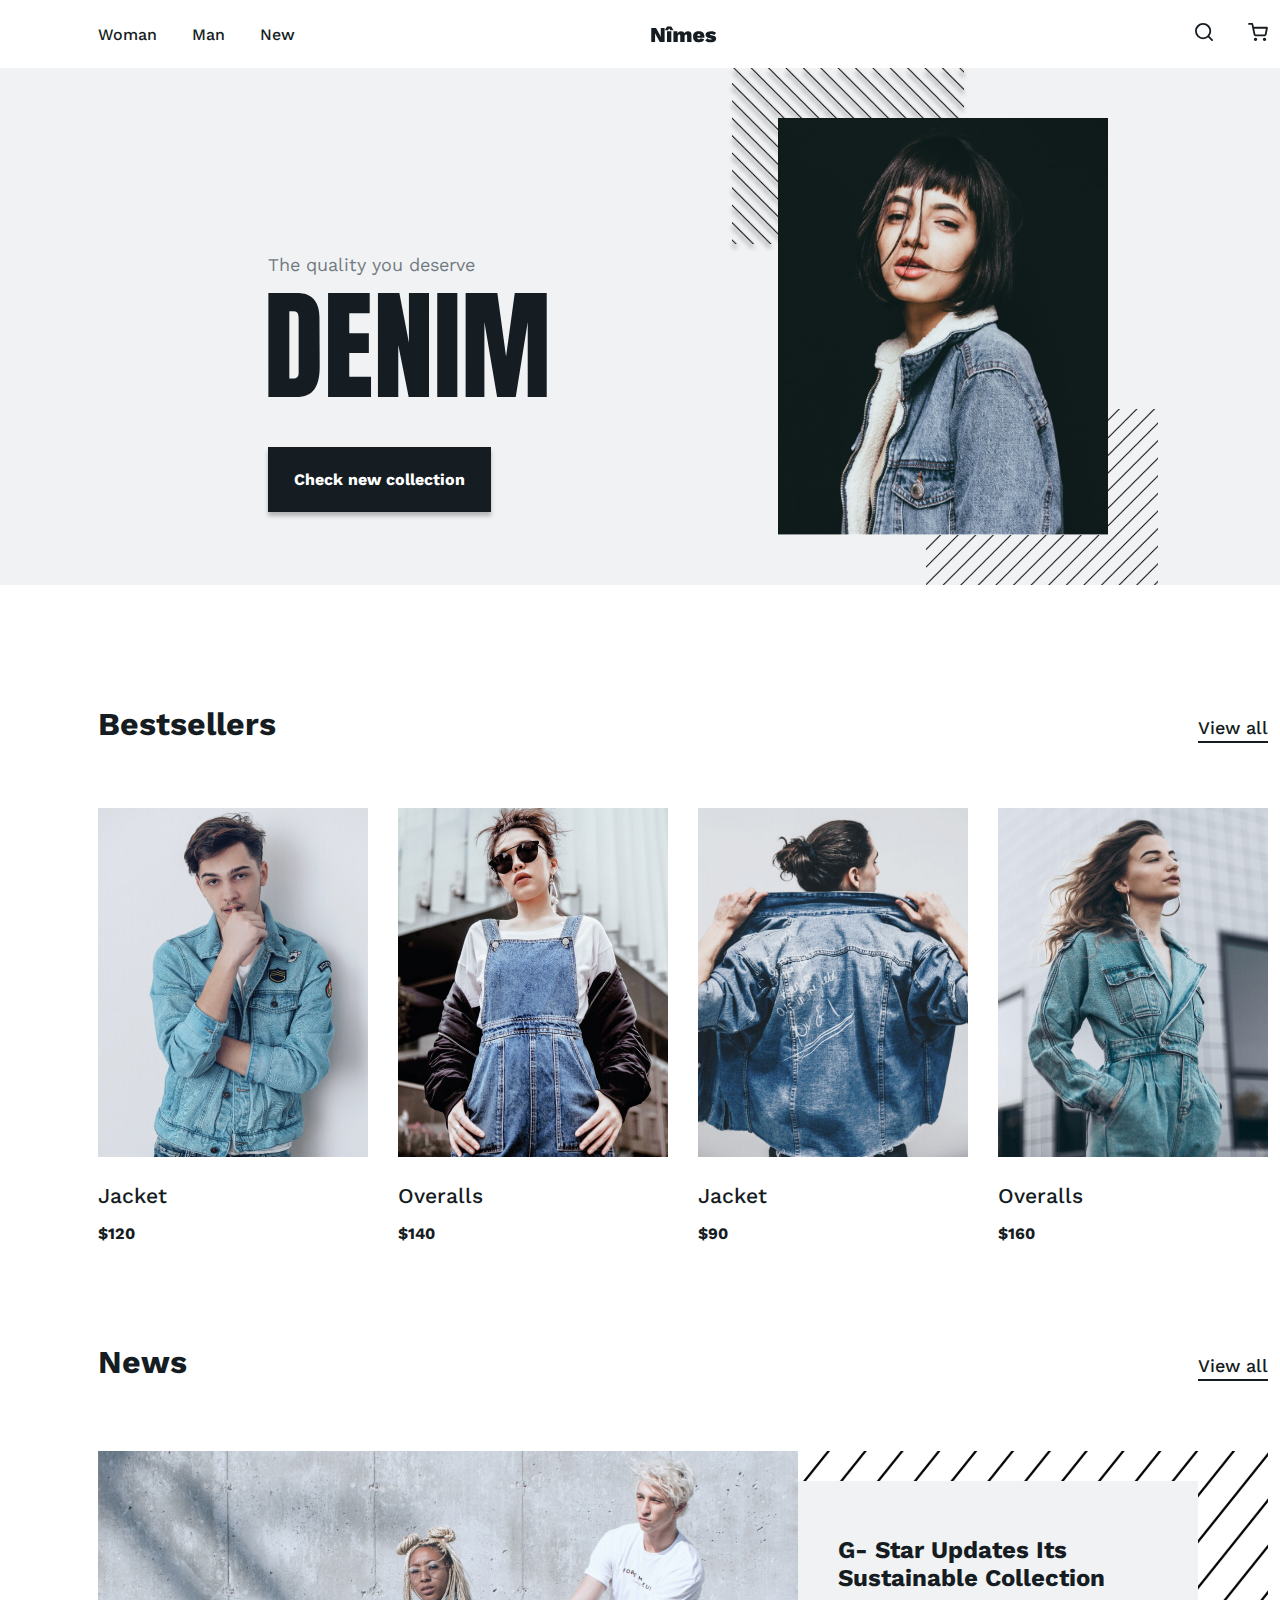
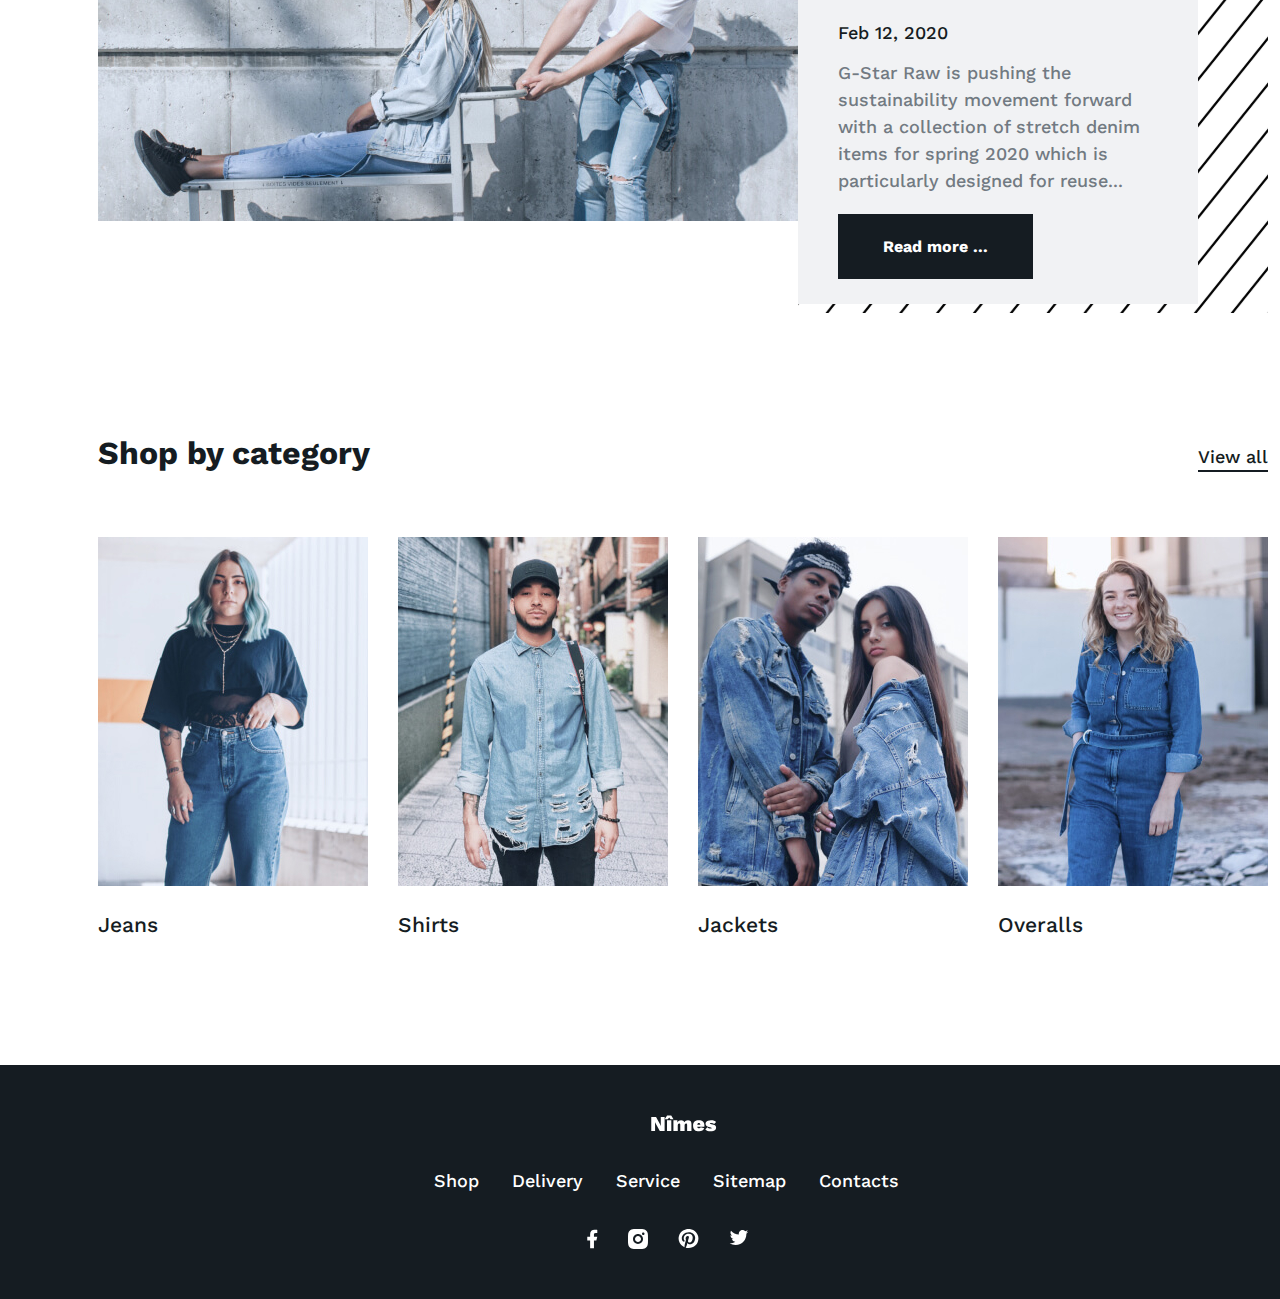
<file: index.html>
<!DOCTYPE html>
<html lang="en">

<head>
    <meta charset="UTF-8">
    <meta http-equiv="X-UA-Compatible" content="IE=edge">
    <meta name="viewport" content="width=device-width, initial-scale=1.0">
    <link rel="stylesheet" href="style.css">
    <link rel="stylesheet" href="normalize.css">
    <link rel="stylesheet" href="reset.css">
    <link rel="preconnect" href="https://fonts.gstatic.com">
    <link href="https://fonts.googleapis.com/css2?family=Work+Sans:wght@400;500;700;800&display=swap" rel="stylesheet">
    <title>«Nîmes» | Denim Clothing & Outfits</title>
</head>

<body>
    <header class="main-header">
        <div class="container">
            <nav class="main-header-nav">
                <div class="main-header-nav-wrapper">
                    <ul class="site-navigation">
                        <li class="site-navigation-item">
                            <a href="catalog.html" class="link-item">Woman</a>
                        </li>
                        <li class="site-navigation-item">
                            <a href="#no_scroll" class="link-item">Man</a>
                        </li>
                        <li class="site-navigation-item">
                            <a href="#no_scroll" class="link-item">New</a>
                        </li>
                    </ul>
                    <a href="#" class="main-header-logo">
                        <img src="img/logo.svg" width="75" height="17" alt="Nîmes">
                    </a>
                    <ul class="user-navigation">
                        <li class="user-navigation-item">
                            <a href="#no_scroll" class="link-item">Cart</a>
                        </li>
                        <li class="user-navigation-item">
                            <a href="#no_scroll" class="link-item">Search</a>
                        </li>
                    </ul>
                </div>
            </nav>
        </div>
    </header>
    <main>
        <h1 class="visually-hidden">Denim Clothing & Outfits</h1>
        <section class="promo">
            <div class="container">
                <div class="promo-wrapper">
                    <div class="promo-text-column">
                        <h2 class="promo-title">The quality you deserve</h2>
                        <img src="img/promo-text.svg" class="promo-text" width="305" height="104" alt="DENIM">
                        <div class="button-wrapper">
                            <a href="#no_scroll" class="button">Check new collection</a>
                        </div>
                    </div>
                    <div class="promo-img-column">
                        <img src="img/promo.jpg" width="430" height="517" alt="New collection">
                    </div>
                </div>
            </div>
        </section>
        <section class="bestsellers">
            <div class="container">
                <header class="section-header">
                    <h2 class="section-title">Bestsellers</h2>
                    <a href="catalog.html" class="show-more">View all</a>
                </header>
                <ul class="catalog-list">
                    <li class="catalog-item">
                        <a href="card.html" class="catalog-item-link">
                            <h3 class="catalog-item-title">Jacket</h3>
                            <img src="img/catalog-photo-1.jpg" width="270" height="349" alt="Jacket">
                            <p class="catalog-item-price">$120</p>
                        </a>
                    </li>
                    <li class="catalog-item">
                        <a href="card.html" class="catalog-item-link">
                            <h3 class="catalog-item-title">Overalls</h3>
                            <img src="img/catalog-photo-2.jpg" width="270" height="349" alt="Overalls">
                            <p class="catalog-item-price">$140</p>
                        </a>
                    </li>
                    <li class="catalog-item">
                        <a href="card.html" class="catalog-item-link">
                            <h3 class="catalog-item-title">Jacket</h3>
                            <img src="img/catalog-photo-3.jpg" width="270" height="349" alt="Jacket">
                            <p class="catalog-item-price">$90</p>
                        </a>
                    </li>
                    <li class="catalog-item">
                        <a href="card.html" class="catalog-item-link">
                            <h3 class="catalog-item-title">Overalls</h3>
                            <img src="img/catalog-photo-4.jpg" width="270" height="349" alt="Overalls">
                            <p class="catalog-item-price">$160</p>
                        </a>
                    </li>
                </ul>
            </div>
        </section>
        <section class="news">
            <div class="container">
                <header class="section-header">
                    <h2 class="section-title">News</h2>
                    <a href="catalog.html" class="show-more">View all</a>
                </header>
                <div class="news-wrapper">
                    <div class="news-img-column">
                        <img src="img/news.jpg" width="700" height="370" alt="New G-Star collection">
                    </div>
                    <div class="news-text-column-background">
                        <div class="news-text-column">
                            <h2 class="news-title">G- Star Updates Its Sustainable Collection</h2>
                            <time class="news-time" datetime="2020-02-12T12:00">Feb 12, 2020</time>
                            <p class="news-text">G-Star Raw is pushing the sustainability movement forward with a
                                collection
                                of stretch denim items for spring 2020 which is particularly designed for reuse...</p>
                            <a href="#no_scroll" class="button">Read more ...</a>
                        </div>
                    </div>
                </div>
            </div>
        </section>
        <section class="categories">
            <div class="container">
                <header class="section-header">
                    <h2 class="section-title">Shop by category</h2>
                    <a href="catalog.html" class="show-more">View all</a>
                </header>
                <ul class="categories-list">
                    <li class="categories-item">
                        <a href="catalog.html" class="categories-item-link">
                            <h3 class="categories-item-title">Jeans</h3>
                            <img src="img/categories-photo-1.jpg" width="270" height="349" alt="Jeans">
                        </a>
                    </li>
                    <li class="categories-item">
                        <a href="catalog.html" class="categories-item-link">
                            <h3 class="categories-item-title">Shirts</h3>
                            <img src="img/categories-photo-2.jpg" width="270" height="349" alt="Shirts">
                        </a>
                    </li>
                    <li class="categories-item">
                        <a href="catalog.html" class="categories-item-link">
                            <h3 class="categories-item-title">Jackets</h3>
                            <img src="img/categories-photo-3.jpg" width="270" height="349" alt="Jackets">
                        </a>
                    </li>
                    <li class="categories-item">
                        <a href="catalog.html" class="categories-item-link">
                            <h3 class="categories-item-title">Overalls</h3>
                            <img src="img/categories-photo-4.jpg" width="270" height="349" alt="Overalls">
                        </a>
                    </li>
                </ul>
            </div>
        </section>
    </main>
    <footer class="main-footer">
        <div class="container">
            <a href="#" class="main-footer-logo">
                <img src="img/footer-logo.svg" width="75" height="17" alt="Nîmes">
            </a>
            <div class="footer-navigation-list">
                <ul class="footer-navigation">
                    <li class="footer-navigation-item">
                        <a href="#no_scroll" class="footer-navigation-link">Shop</a>
                    </li>
                    <li class="footer-navigation-item">
                        <a href="#no_scroll" class="footer-navigation-link">Delivery</a>
                    </li>
                    <li class="footer-navigation-item">
                        <a href="#no_scroll" class="footer-navigation-link">Service</a>
                    </li>
                    <li class="footer-navigation-item">
                        <a href="#no_scroll" class="footer-navigation-link">Sitemap</a>
                    </li>
                    <li class="footer-navigation-item">
                        <a href="#no_scroll" class="footer-navigation-link">Contacts</a>
                    </li>
                </ul>
            </div>
            <div class="social-list">
                <ul class="social">
                    <li class="social-item">
                        <a href="#no_scroll" class="social-link">
                            <img src="img/facebook.svg" width="11" height="20" alt="Facebook">
                        </a>
                    </li>
                    <li class="social-item">
                        <a href="#no_scroll" class="social-link">
                            <img src="img/instagram.svg" width="20" height="20" alt="Instagram">
                        </a>
                    </li>
                    <li class="social-item">
                        <a href="#no_scroll" class="social-link">
                            <img src="img/pinterest.svg" width="21" height="20" alt="Pinterest">
                        </a>
                    </li>
                    <li class="social-item">
                        <a href="#no_scroll" class="social-link">
                            <img src="img/twitter.svg" width="20" height="17" alt="Twitter">
                        </a>
                    </li>
                </ul>
            </div>

        </div>
    </footer>
</body>

</html>
</file>
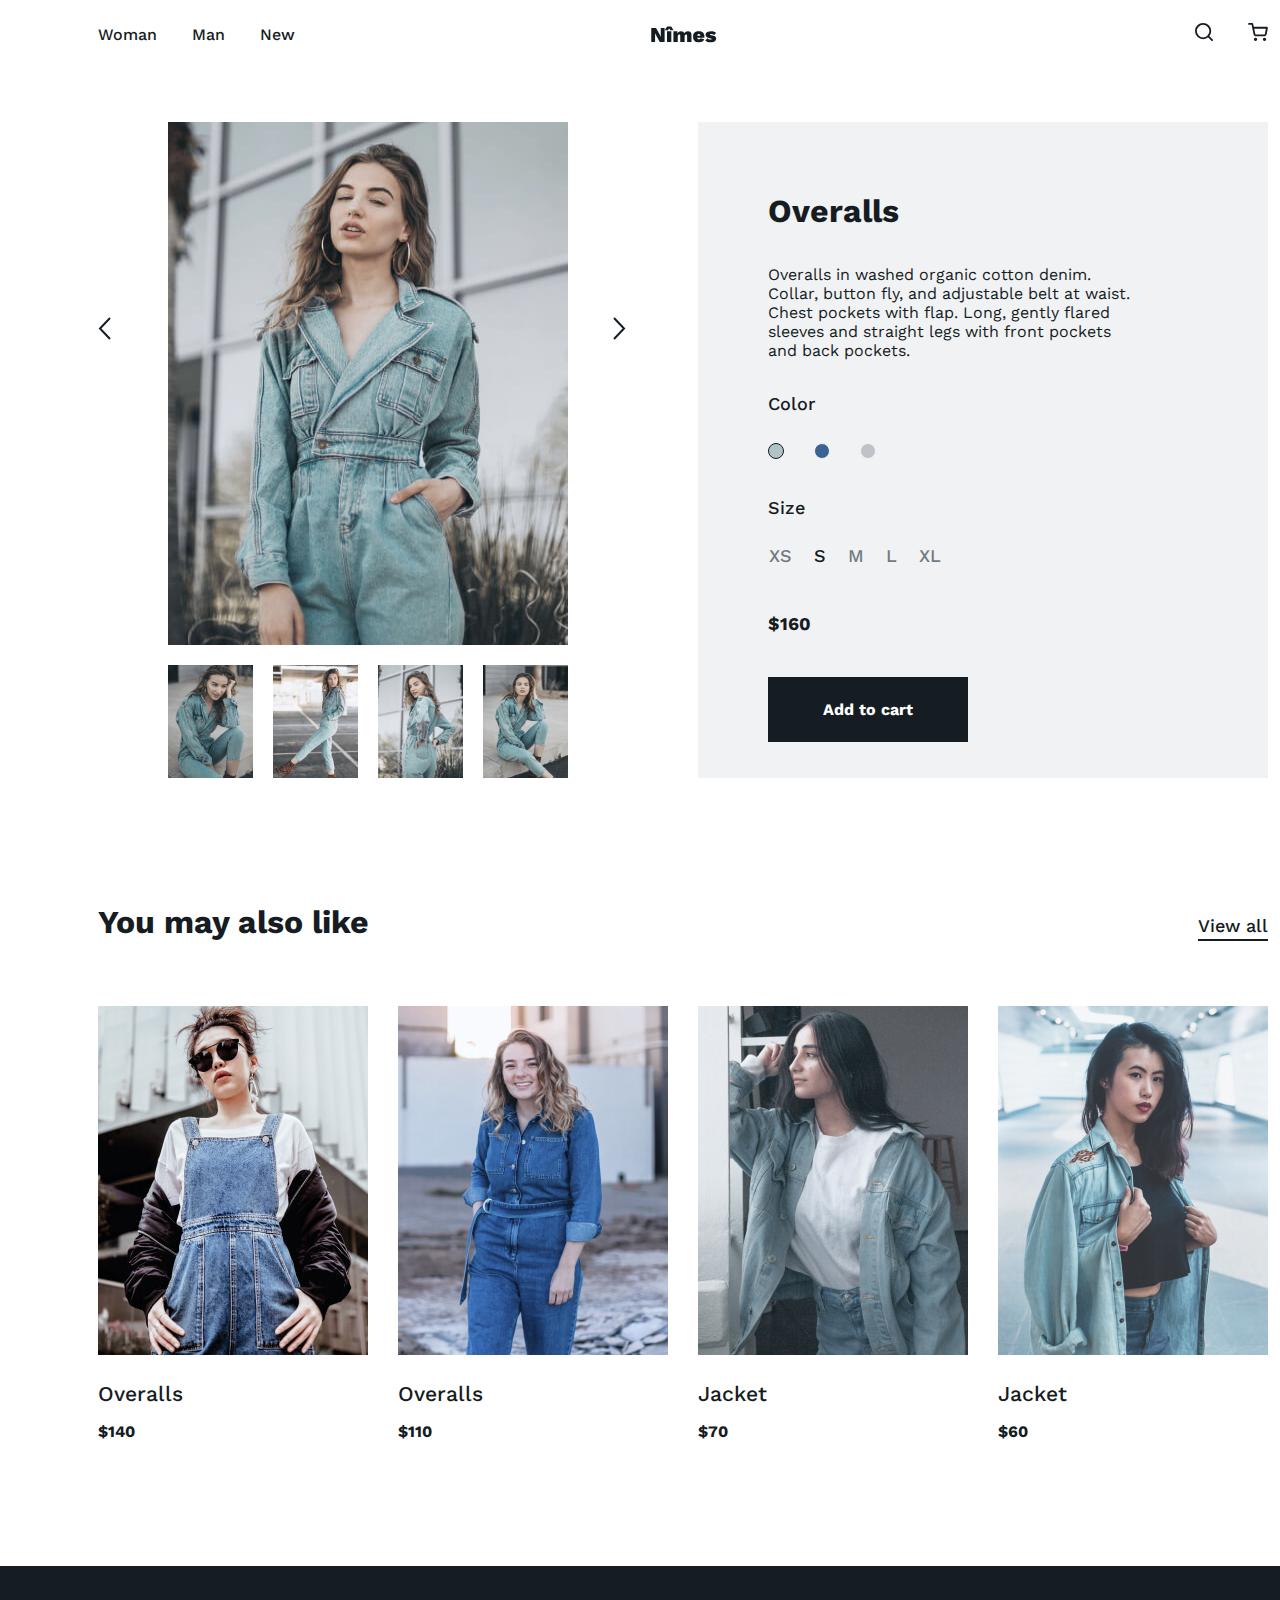
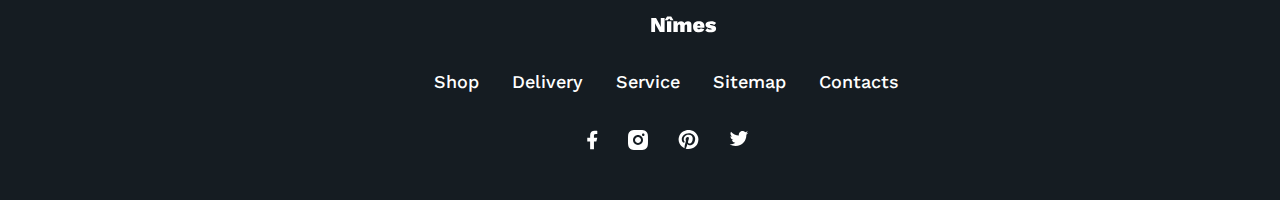
<file: card.html>
<!DOCTYPE html>
<html lang="en">

<head>
    <meta charset="UTF-8">
    <meta http-equiv="X-UA-Compatible" content="IE=edge">
    <meta name="viewport" content="width=device-width, initial-scale=1.0">
    <link rel="stylesheet" href="style.css">
    <link rel="stylesheet" href="normalize.css">
    <link rel="stylesheet" href="reset.css">
    <link rel="preconnect" href="https://fonts.gstatic.com">
    <link href="https://fonts.googleapis.com/css2?family=Work+Sans:wght@400;500;700;800&display=swap" rel="stylesheet">
    <title>Card «Overalls» | «Nîmes»</title>
</head>

<body>
    <header class="main-header">
        <div class="container">
            <nav class="main-header-nav">
                <div class="main-header-nav-wrapper">
                    <ul class="site-navigation">
                        <li class="site-navigation-item">
                            <a href="catalog.html" class="link-item">Woman</a>
                        </li>
                        <li class="site-navigation-item">
                            <a href="#no_scroll" class="link-item">Man</a>
                        </li>
                        <li class="site-navigation-item">
                            <a href="#no_scroll" class="link-item">New</a>
                        </li>
                    </ul>
                    <a href="index.html" class="main-header-logo">
                        <img src="img/logo.svg" width="75" height="17" alt="Nîmes">
                    </a>
                    <ul class="user-navigation">
                        <li class="user-navigation-item">
                            <a href="#no_scroll" class="link-item">Cart</a>
                        </li>
                        <li class="user-navigation-item">
                            <a href="#no_scroll" class="link-item">Search</a>
                        </li>
                    </ul>
                </div>
            </nav>
        </div>
    </header>
    <main>
        <div class="container">
            <h1 class="visually-hidden">Card «Overalls»</h1>
            <div class="card-wrapper">
                <div class="card-img-column">
                    <p class="card-photo-full">
                        <img src="img/card-full.jpg" width="400" height="523" alt="Overalls">
                    </p>
                    <ul class="card-photo-preview">
                        <li class="card-photo-preview-item">
                            <img src="img/card-preview-1.jpg" width="85" height="113" alt="Overalls">
                        </li>
                        <li class="card-photo-preview-item">
                            <img src="img/card-preview-2.jpg" width="85" height="113" alt="Overalls">
                        </li>
                        <li class="card-photo-preview-item">
                            <img src="img/card-preview-3.jpg" width="85" height="113" alt="Overalls">
                        </li>
                        <li class="card-photo-preview-item">
                            <img src="img/card-preview-4.jpg" width="85" height="113" alt="Overalls">
                        </li>
                    </ul>
                    <button class="card-photo-prev-button" type="button">
                        <span>Previous</span>
                    </button>
                    <button class="card-photo-next-button" type="button">
                        <span>Next</span>
                    </button>
                </div>
                <div class="card-description-column">
                    <h2 class="card-description-title">Overalls</h2>
                    <p class="card-description-text">Overalls in washed organic cotton denim. Collar, button fly, and
                        adjustable belt at waist. Chest pockets with flap. Long, gently flared sleeves and straight legs
                        with front pockets and back pockets.</p>
                    <p class="card-description-color">Color</p>
                    <div class="card-description-color-list-wrapper">
                        <ul class="card-description-color-list">
                            <li class="card-description-color-item">
                                <button class="color-button active"></button>
                            </li>
                            <li class="card-description-color-item">
                                <button class="color-button"></button>
                            </li>
                            <li class="card-description-color-item">
                                <button class="color-button"></button>
                            </li>
                        </ul>
                    </div>
                    <p class="card-description-size">Size</p>
                    <div class="card-description-size-list-wrapper">
                        <ul class="card-description-size-list">
                            <li class="card-description-size-item">
                                <button class="size-button">XS</button>
                            </li>
                            <li class="card-description-size-item">
                                <button class="size-button active">S</button>
                            </li>
                            <li class="card-description-size-item">
                                <button class="size-button">M</button>
                            </li>
                            <li class="card-description-size-item">
                                <button class="size-button">L</button>
                            </li>
                            <li class="card-description-size-item">
                                <button class="size-button">XL</button>
                            </li>
                        </ul>
                    </div>
                    <p class="card-description-price">$160</p>
                    <a class="button" href="#">Add to cart</a>
                </div>
            </div>
        </div>
        <section class="similar">
            <div class="container">
                <header class="section-header">
                    <h2 class="section-title">You may also like</h2>
                    <a href="catalog.html" class="show-more">View all</a>
                </header>
                <ul class="catalog-list">
                    <li class="catalog-item">
                        <a href="card.html" class="catalog-item-link">
                            <h3 class="catalog-item-title">Overalls</h3>
                            <img src="img/catalog-photo-2.jpg" width="270" height="349" alt="Overalls">
                            <p class="catalog-item-price">$140</p>
                        </a>
                    </li>
                    <li class="catalog-item">
                        <a href="card.html" class="catalog-item-link">
                            <h3 class="catalog-item-title">Overalls</h3>
                            <img src="img/categories-photo-4.jpg" width="270" height="349" alt="Overalls">
                            <p class="catalog-item-price">$110</p>
                        </a>
                    </li>
                    <li class="catalog-item">
                        <a href="card.html" class="catalog-item-link">
                            <h3 class="catalog-item-title">Jacket</h3>
                            <img src="img/similar-photo-3.jpg" width="270" height="349" alt="Jacket">
                            <p class="catalog-item-price">$70</p>
                        </a>
                    </li>
                    <li class="catalog-item">
                        <a href="card.html" class="catalog-item-link">
                            <h3 class="catalog-item-title">Jacket</h3>
                            <img src="img/similar-photo-4.jpg" width="270" height="349" alt="Jacket">
                            <p class="catalog-item-price">$60</p>
                        </a>
                    </li>
                </ul>
            </div>
        </section>
    </main>
    <footer class="main-footer">
        <div class="container">
            <a href="index.html" class="main-footer-logo">
                <img src="img/footer-logo.svg" width="75" height="17" alt="Nîmes">
            </a>
            <div class="footer-navigation-list">
                <ul class="footer-navigation">
                    <li class="footer-navigation-item">
                        <a href="#no_scroll" class="footer-navigation-link">Shop</a>
                    </li>
                    <li class="footer-navigation-item">
                        <a href="#no_scroll" class="footer-navigation-link">Delivery</a>
                    </li>
                    <li class="footer-navigation-item">
                        <a href="#no_scroll" class="footer-navigation-link">Service</a>
                    </li>
                    <li class="footer-navigation-item">
                        <a href="#no_scroll" class="footer-navigation-link">Sitemap</a>
                    </li>
                    <li class="footer-navigation-item">
                        <a href="#no_scroll" class="footer-navigation-link">Contacts</a>
                    </li>
                </ul>
            </div>
            <div class="social-list">
                <ul class="social">
                    <li class="social-item">
                        <a href="#no_scroll" class="social-link">
                            <img src="img/facebook.svg" width="11" height="20" alt="Facebook">
                        </a>
                    </li>
                    <li class="social-item">
                        <a href="#no_scroll" class="social-link">
                            <img src="img/instagram.svg" width="20" height="20" alt="Instagram">
                        </a>
                    </li>
                    <li class="social-item">
                        <a href="#no_scroll" class="social-link">
                            <img src="img/pinterest.svg" width="21" height="20" alt="Pinterest">
                        </a>
                    </li>
                    <li class="social-item">
                        <a href="#no_scroll" class="social-link">
                            <img src="img/twitter.svg" width="20" height="17" alt="Twitter">
                        </a>
                    </li>
                </ul>
            </div>
        </div>
    </footer>
</body>

</html>
</file>
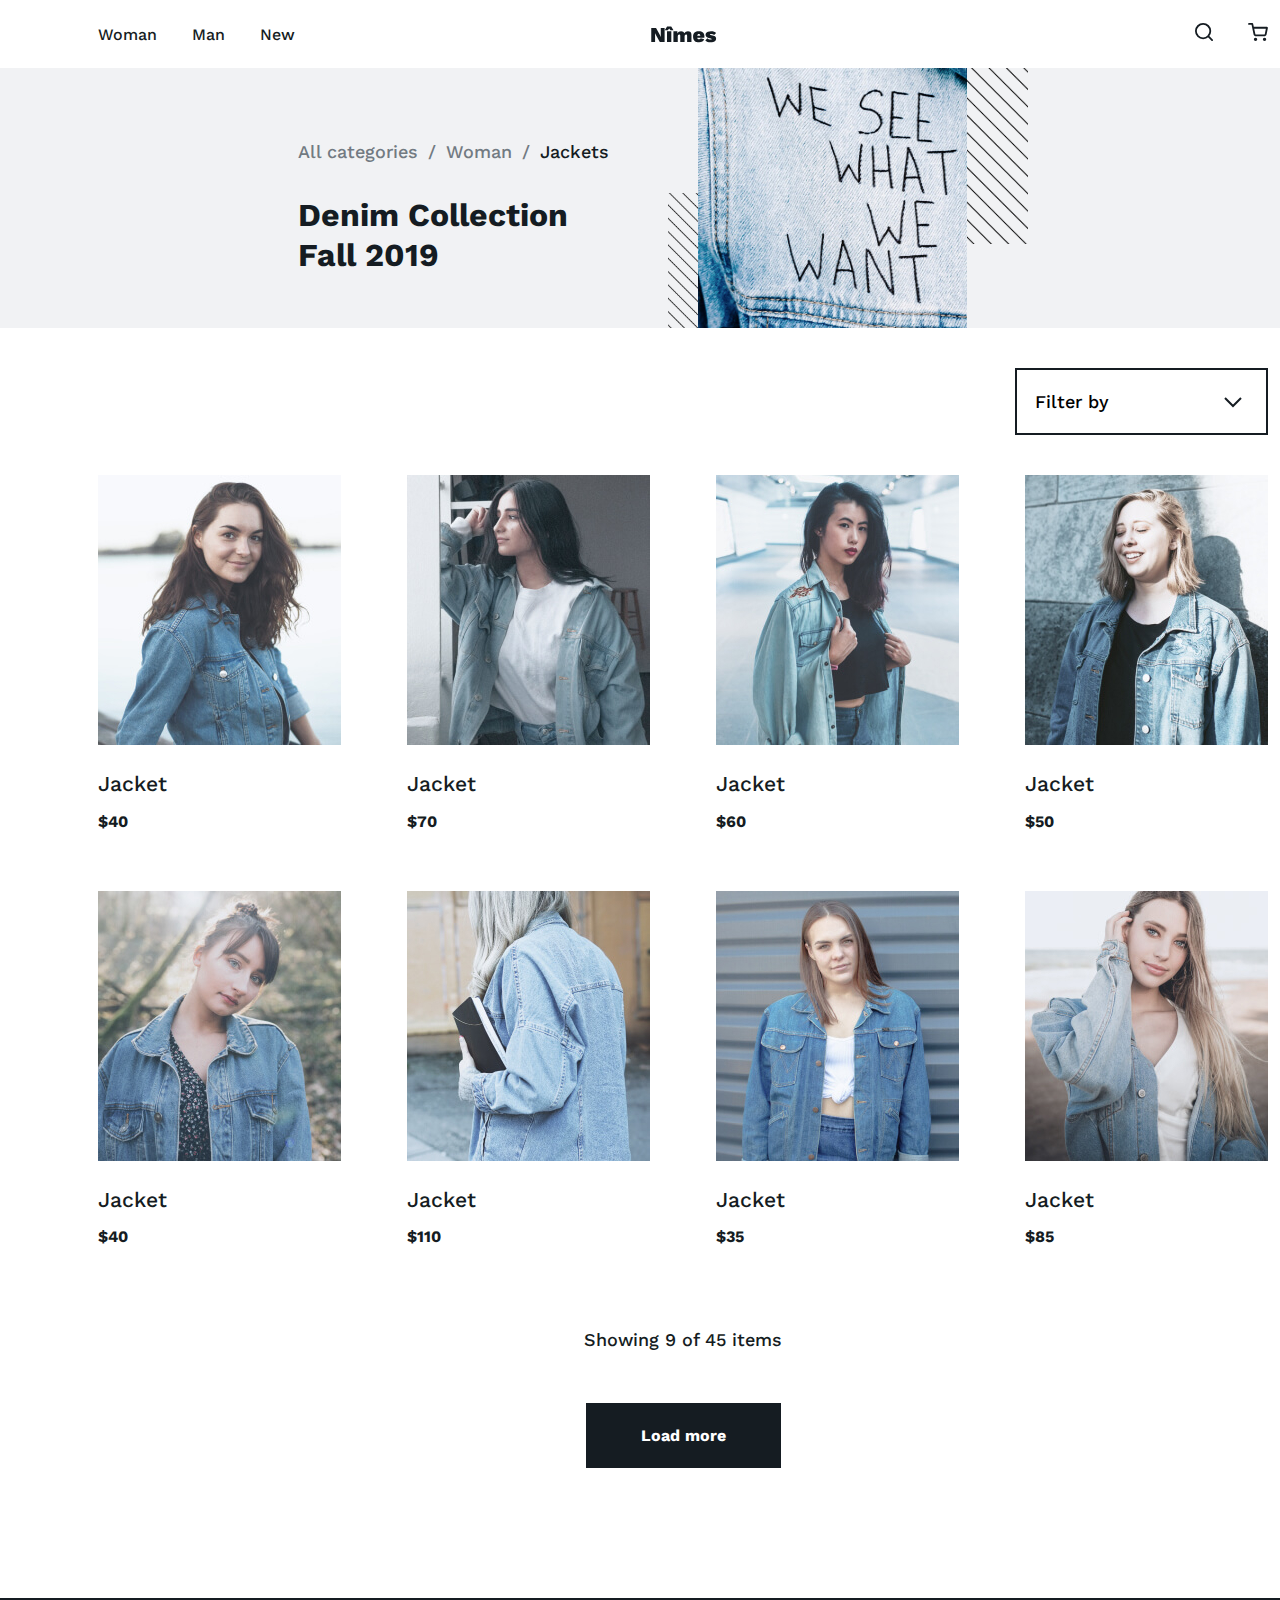
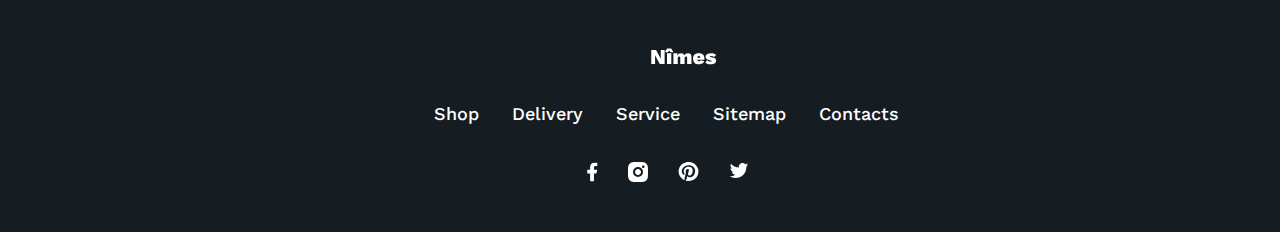
<file: catalog.html>
<!DOCTYPE html>
<html lang="en">

<head>
    <meta charset="UTF-8">
    <meta http-equiv="X-UA-Compatible" content="IE=edge">
    <meta name="viewport" content="width=device-width, initial-scale=1.0">
    <link rel="stylesheet" href="style.css">
    <link rel="stylesheet" href="normalize.css">
    <link rel="stylesheet" href="reset.css">
    <link rel="preconnect" href="https://fonts.gstatic.com">
    <link href="https://fonts.googleapis.com/css2?family=Work+Sans:wght@400;500;700;800&display=swap" rel="stylesheet">
    <title>Catalog | «Nîmes»</title>
</head>

<body>
    <header class="main-header">
        <div class="container">
            <nav class="main-header-nav">
                <div class="main-header-nav-wrapper">
                    <ul class="site-navigation">
                        <li class="site-navigation-item">
                            <a href="#" class="link-item">Woman</a>
                        </li>
                        <li class="site-navigation-item">
                            <a href="#no_scroll" class="link-item">Man</a>
                        </li>
                        <li class="site-navigation-item">
                            <a href="#no_scroll" class="link-item">New</a>
                        </li>
                    </ul>
                    <a href="index.html" class="main-header-logo">
                        <img src="img/logo.svg" width="75" height="17" alt="Nîmes">
                    </a>
                    <ul class="user-navigation">
                        <li class="user-navigation-item">
                            <a href="#no_scroll" class="link-item">Cart</a>
                        </li>
                        <li class="user-navigation-item">
                            <a href="#no_scroll" class="link-item">Search</a>
                        </li>
                    </ul>
                </div>
            </nav>
        </div>
    </header>
    <main>
        <div class="catalog-header-wrapper">
            <div class="container">
                <div class="catalog-wrapper">
                    <div class="catalog-text-column">
                        <ul class="breadcrumbs">
                            <li class="breadcrumbs-item">
                                <a href="index.html" class="breadcrumbs-link">All categories</a>
                            </li>
                            <li class="breadcrumbs-item">
                                <a href="#no_scroll" class="breadcrumbs-link">Woman</a>
                            </li>
                            <li class="breadcrumbs-current-item">Jackets</li>
                        </ul>
                        <h1 class="catalog-title">Denim Collection <br>Fall 2019</h1>
                    </div>
                    <div class="catalog-img-column">
                        <img src="img/catalog-promo.jpg" width="299" height="260" alt="We see what we want">
                    </div>
                </div>
            </div>
        </div>
        <section class="catalog">
            <div class="container">
                <h2 class="visually-hidden">Jackets</h2>
                <div class="catalog-filter-wrapper">
                    <button class="catalog-filter">Filter by</button>
                </div>
                <ul class="catalog-list">
                    <li class="catalog-item">
                        <a href="card.html" class="catalog-item-link">
                            <h3 class="catalog-item-title">Jacket</h3>
                            <img src="img/catalog-list-1.jpg" width="243" height="270" alt="Jacket">
                            <p class="catalog-item-price">$40</p>
                        </a>
                    </li>
                    <li class="catalog-item">
                        <a href="card.html" class="catalog-item-link">
                            <h3 class="catalog-item-title">Jacket</h3>
                            <img src="img/catalog-list-2.jpg" width="243" height="270" alt="Jacket">
                            <p class="catalog-item-price">$70</p>
                        </a>
                    </li>
                    <li class="catalog-item">
                        <a href="card.html" class="catalog-item-link">
                            <h3 class="catalog-item-title">Jacket</h3>
                            <img src="img/catalog-list-3.jpg" width="243" height="270" alt="Jacket">
                            <p class="catalog-item-price">$60</p>
                        </a>
                    </li>
                    <li class="catalog-item">
                        <a href="card.html" class="catalog-item-link">
                            <h3 class="catalog-item-title">Jacket</h3>
                            <img src="img/catalog-list-4.jpg" width="243" height="270" alt="Jacket">
                            <p class="catalog-item-price">$50</p>
                        </a>
                    </li>
                    <li class="catalog-item">
                        <a href="card.html" class="catalog-item-link">
                            <h3 class="catalog-item-title">Jacket</h3>
                            <img src="img/catalog-list-5.jpg" width="243" height="270" alt="Jacket">
                            <p class="catalog-item-price">$40</p>
                        </a>
                    </li>
                    <li class="catalog-item">
                        <a href="card.html" class="catalog-item-link">
                            <h3 class="catalog-item-title">Jacket</h3>
                            <img src="img/catalog-list-6.jpg" width="243" height="270" alt="Jacket">
                            <p class="catalog-item-price">$110</p>
                        </a>
                    </li>
                    <li class="catalog-item">
                        <a href="card.html" class="catalog-item-link">
                            <h3 class="catalog-item-title">Jacket</h3>
                            <img src="img/catalog-list-7.jpg" width="243" height="270" alt="Jacket">
                            <p class="catalog-item-price">$35</p>
                        </a>
                    </li>
                    <li class="catalog-item">
                        <a href="card.html" class="catalog-item-link">
                            <h3 class="catalog-item-title">Jacket</h3>
                            <img src="img/catalog-list-8.jpg" width="243" height="270" alt="Jacket">
                            <p class="catalog-item-price">$85</p>
                        </a>
                    </li>
                </ul>
                <p class="catalog-slider">Showing <span>9</span> of <span>45</span> items</p>
                <div class="catalog-button-wrapper">
                    <button class="button" type="button">Load more</button>
                </div>
            </div>
        </section>
    </main>
    <footer class="main-footer">
        <div class="container">
            <a href="index.html" class="main-footer-logo">
                <img src="img/footer-logo.svg" width="75" height="17" alt="Nîmes">
            </a>
            <div class="footer-navigation-list">
                <ul class="footer-navigation">
                    <li class="footer-navigation-item">
                        <a href="#no_scroll" class="footer-navigation-link">Shop</a>
                    </li>
                    <li class="footer-navigation-item">
                        <a href="#no_scroll" class="footer-navigation-link">Delivery</a>
                    </li>
                    <li class="footer-navigation-item">
                        <a href="#no_scroll" class="footer-navigation-link">Service</a>
                    </li>
                    <li class="footer-navigation-item">
                        <a href="#no_scroll" class="footer-navigation-link">Sitemap</a>
                    </li>
                    <li class="footer-navigation-item">
                        <a href="#no_scroll" class="footer-navigation-link">Contacts</a>
                    </li>
                </ul>
            </div>
            <div class="social-list">
                <ul class="social">
                    <li class="social-item">
                        <a href="#no_scroll" class="social-link">
                            <img src="img/facebook.svg" width="11" height="20" alt="Facebook">
                        </a>
                    </li>
                    <li class="social-item">
                        <a href="#no_scroll" class="social-link">
                            <img src="img/instagram.svg" width="20" height="20" alt="Instagram">
                        </a>
                    </li>
                    <li class="social-item">
                        <a href="#no_scroll" class="social-link">
                            <img src="img/pinterest.svg" width="21" height="20" alt="Pinterest">
                        </a>
                    </li>
                    <li class="social-item">
                        <a href="#no_scroll" class="social-link">
                            <img src="img/twitter.svg" width="20" height="17" alt="Twitter">
                        </a>
                    </li>
                </ul>
            </div>
        </div>
    </footer>
</body>

</html>
</file>
<file: style.css>
/* Прячем */

.visually-hidden {
    position: absolute;
    clip: rect(1px, 1px, 1px, 1px);
    padding: 0;
    border: 0;
    height: 1px;
    width: 1px;
    overflow: hidden;
}


body {
    font-family: 'Work Sans', Arial, sans-serif;
    font-weight: 500;
    font-size: 18px;
    line-height: 21px;
    color: #151c22;
    min-width: 1366px;
}

/* Хэдер */

.main-header {
    font-weight: 500;
    font-size: 16px;
    line-height: 19px;
}

.container {
    width: 1170px;
    margin: 0 auto;
}

.main-header-nav-wrapper {
    display: flex;
    justify-content: space-between;
    align-items: center;
    padding-top: 23px;
    padding-bottom: 23px;
}

.site-navigation {
    display: flex;
    justify-content: flex-start;
    align-items: flex-start;
}

.site-navigation-item .link-item {
    margin-right: 35px;
    text-decoration: none;
    color: #151c22;
}

.site-navigation-item:last-child .link-item {
    margin-right: 0;
}

.user-navigation {
    display: flex;
    flex-direction: row-reverse;
    justify-content: flex-start;
    align-items: flex-start;
}

.user-navigation-item:first-child .link-item {
    content: url(img/cart.svg);
    width: 20px;
    height: 18px;
    margin-left: 35px;
}

.user-navigation-item:last-child .link-item {
    content: url(img/search.svg);
    width: 18px;
    height: 18px;
    margin-left: 124px;
}

/* Промо */

.promo {
    background: #F1F2F4;
}

.promo-title {
    font-weight: 400;
    font-size: 18px;
    line-height: 21px;
    color: #727A82;
    margin-bottom: 1em;
}

.promo-text {
    position: relative;
    left: -13px;
    margin-bottom: 50px;
}

.promo .button {
    padding: 23px 26px;
}

.button {
    display: inline-block;
    font-weight: 700;
    font-size: 16px;
    line-height: 19px;
    text-decoration: none;
    color: #FFFFFF;
    background: #151C22;
}

.button-wrapper {
    display: inline-block;
    box-shadow: 0px 4px 4px rgba(0, 0, 0, 0.25);
}

.promo-wrapper {
    display: flex;
    align-items: flex-start;
    justify-content: flex-start;
}

.promo-text-column {
    display: flex;
    flex-direction: column;
    justify-content: flex-start;
    align-items: flex-start;
    padding-top: 186px;
    padding-left: 170px;
}

.promo-img-column {
    margin-left: auto;
    margin-right: 110px;
    background: url(img/diag-1.svg), url(img/diag-2.svg);
    background-repeat: no-repeat;
    background-position: left top, right bottom;
}

.promo-img-column img {
    padding: 50px
}

/* Бэстселлеры */

.bestsellers .section-header {
    margin-top: 120px;
}

.section-header {
    display: flex;
    justify-content: space-between;
    align-items: flex-end;
}

.section-title {
    font-weight: 700;
    font-size: 32px;
    line-height: 38px;
}

.show-more {
    text-decoration: none;
    color: #151C22;
    border-bottom: 2px solid #151C22;
}

/* Каталог */

.catalog-list,
.categories-list {
    display: flex;
    justify-content: flex-start;
    align-items: flex-start;
    flex-wrap: wrap;
}

.catalog-item,
.categories-item {
    width: 270px;
    margin-top: 65px;

    margin-right: 30px;
}

.catalog-item:nth-child(4n),
.categories-item:nth-child(4n) {
    margin-right: 0px;
}

.catalog-item-link {
    display: flex;
    flex-direction: column;
    justify-content: flex-start;
    align-items: flex-start;
}

.catalog-item-link img {
    order: 1;
    margin-bottom: 23px;
}

.catalog-item-link {
    text-decoration: none;
    color: #151C22;
}

.catalog-item-title {
    margin-bottom: 12px;
    order: 2;
    font-weight: 500;
}

.catalog-item-price {
    font-weight: 700;
    font-size: 16px;
    line-height: 19px;
    order: 2;
}

/* Новости */

.news .section-header {
    margin-top: 100px;
}

.news-wrapper {
    display: grid;
    grid-template-columns: 700px 470px;
    margin-top: 70px;
}

.news-text-column {
    margin: 30px 70px 30px 0;
    background: #F1F2F4;
}

.news-text-column-background {
    background: url(img/diag-3.svg);
    background-repeat: no-repeat;
}

.news-title {
    font-weight: 700;
    font-size: 24px;
    line-height: 28px;
    padding: 55px 90px 27px 40px;
}

.news-time {
    padding-left: 40px;
}

.news-text {
    color: #727A82;
    padding: 13px 50px 20px 40px;
}

.news .button {
    padding: 23px 45px;
    margin-left: 40px;
    margin-bottom: 25px;
}

/* Категории */

.categories {
    margin-bottom: 125px;
}

.categories .section-header {
    margin-top: 100px;
}


.categories-item-link {
    display: flex;
    flex-direction: column;
    justify-content: flex-start;
    align-items: flex-start;
}

.categories-item-link {
    text-decoration: none;
    color: #151C22;
}

.categories-item-link img {
    order: 1;
    margin-bottom: 23px;
}

.categories-item-title {
    order: 2;
    font-weight: 500;
}

/* Футер */

.main-footer {
    background: #151C22;
}

.main-footer-logo {
    display: flex;
    justify-content: center;
    align-items: flex-start;
    padding-top: 50px;

}

.footer-navigation-list {
    padding-top: 35px;
}

.footer-navigation {
    display: flex;
    justify-content: center;
    align-items: flex-start;
    flex-wrap: wrap;
}

.footer-navigation-item {
    margin-right: 33px;
}

.footer-navigation-link {
    text-decoration: none;
    color: #FFFFFF;
}

.social {
    display: flex;
    justify-content: center;
    align-items: flex-start;
    padding-top: 50px;
}

.social-list {
    padding-top: 35px;
    padding-bottom: 50px;
}

.social-item {
    margin-right: 30px;
}

/* КАТАГОЛ */

.catalog-header-wrapper {
    background: #F1F2F4;
}

.catalog-title {
    font-weight: 700;
    font-size: 32px;
    line-height: 40px;

    margin-top: 30px;
}

.breadcrumbs {
    display: flex;
    justify-content: flex-start;
    align-items: flex-start;
}

.breadcrumbs-link {
    color: #727A82;
    text-decoration: none;
}

.breadcrumbs-link::after {
    content: '/';
    margin-right: 10px;
    margin-left: 10px;
}

.catalog-wrapper {
    display: flex;
    justify-content: flex-start;
    align-items: flex-start;
}

.catalog-text-column {
    margin-left: 200px;
    margin-top: 70px;
}

.catalog-img-column {
    margin-right: 240px;
    margin-left: auto;
    width: 360px;
    background: url(img/diag-4.svg), url(img/diag-5.svg);
    background-repeat: no-repeat;
    background-position: left bottom, right top;
}

.catalog-img-column img {
    padding-left: 30px;
}

.catalog-filter {
    background: #fff;
    border: 2px solid #151C22;
    padding-left: 18px;
    padding-top: 18px;
    padding-bottom: 18px;
}

.catalog-filter::after {
    content: url(img/button.svg);
    margin-left: 115px;
    margin-right: 18px;
}

.catalog-filter-wrapper {
    display: flex;
    justify-content: flex-end;
    align-items: flex-start;
    margin-top: 40px;
    margin-bottom: 40px;
}

.catalog .catalog-list {
    display: flex;
    justify-content: flex-start;
    align-items: flex-start;
    flex-wrap: wrap;
}

.catalog .catalog-item {
    width: 243px;
    margin-top: 0px;
    margin-right: 66px;
}

.catalog .catalog-item:nth-child(4n) {
    margin-right: 0px;
}

.catalog .catalog-item:nth-child(n+5) {
    margin-top: 60px;
}

.catalog-slider {
    margin-top: 80px;
    margin-bottom: 50px;
    text-align: center;
}

.catalog .button {
    padding: 23px 55px;
    border: none;
}

.catalog-button-wrapper {
    display: flex;
    justify-content: center;
    align-items: flex-start;
    margin-bottom: 130px;
}

/* КАРТОЧКА */


.card-wrapper {
    display: grid;
    grid-template-columns: 600px 570px;
    margin-top: 54px;
    margin-bottom: 125px;
}

.card-img-column {
    margin-left: 70px;
    position: relative;
}

.card-photo-full {
    margin-bottom: 20px;
}

.card-photo-preview {
    display: flex;
    justify-content: space-between;
    align-items: flex-start;
    width: 400px;
}

.card-photo-prev-button span {
    content: url(img/button-previous.svg);
}

.card-photo-next-button span {
    content: url(img/button-next.svg);
}

.card-photo-prev-button,
.card-photo-next-button {
    border: none;
    background: #fff;
    position: absolute;
    top: 195px;
    padding: 0px;
}

.card-photo-prev-button {
    left: -70px;
}

.card-photo-next-button {
    left: 445px;
}

.card-description-column {
    background: #F1F2F4;
}

.card-description-title {
    font-weight: 700;
    font-size: 32px;
    line-height: 38px;

    padding: 70px 0px 35px 70px;
}

.card-description-text {
    font-weight: 400;
    font-size: 16px;
    line-height: 19px;

    padding: 0px 130px 0px 70px;
}

.card-description-color-list-wrapper,
.card-description-size-list-wrapper {
    margin-left: 70px;
}

.card-description-color,
.card-description-size {
    padding: 30px 0px 20px 70px;
}

.card-description-color-list,
.card-description-size-list {
    display: flex;
    justify-content: flex-start;
    align-items: flex-start;
}

.card-description-color-item {
    margin-right: 30px;
}

.card-description-size-item {
    margin-right: 20px;
}

.size-button {
    padding: 0px;
    border: 1px solid #F1F2F4;
    background: #F1F2F4;
    color: #727A82;
}

.size-button.active {
    color: #151C22;
}

.color-button {
    width: 16px;
    height: 16px;
    border: 1px solid #F1F2F4;
    border-radius: 50%;
}

.color-button.active {
    border: 1px solid #151C22;
    box-sizing: border-box;
}

.card-description-color-item:first-child .color-button {
    background-color: #B0C3C7;
}

.card-description-color-item:nth-child(2) .color-button {
    background-color: #3B6392;
}

.card-description-color-item:last-child .color-button {
    background-color: #BFC3C8;
}

.card-description-price {
    font-weight: 700;

    padding: 40px 0px 40px 70px;
}

.card-description-column .button {
    padding: 23px 55px;
    margin-left: 70px;
}

.similar {
    margin-bottom: 125px;
}

.similar .catalog-list {
    display: flex;
    justify-content: flex-start;
    align-items: flex-start;
    flex-wrap: wrap;
}

.similar .catalog-item {
    margin-right: 30px;
}

.similar .catalog-item:nth-child(4n) {
    margin-right: 0px;
}
</file>
